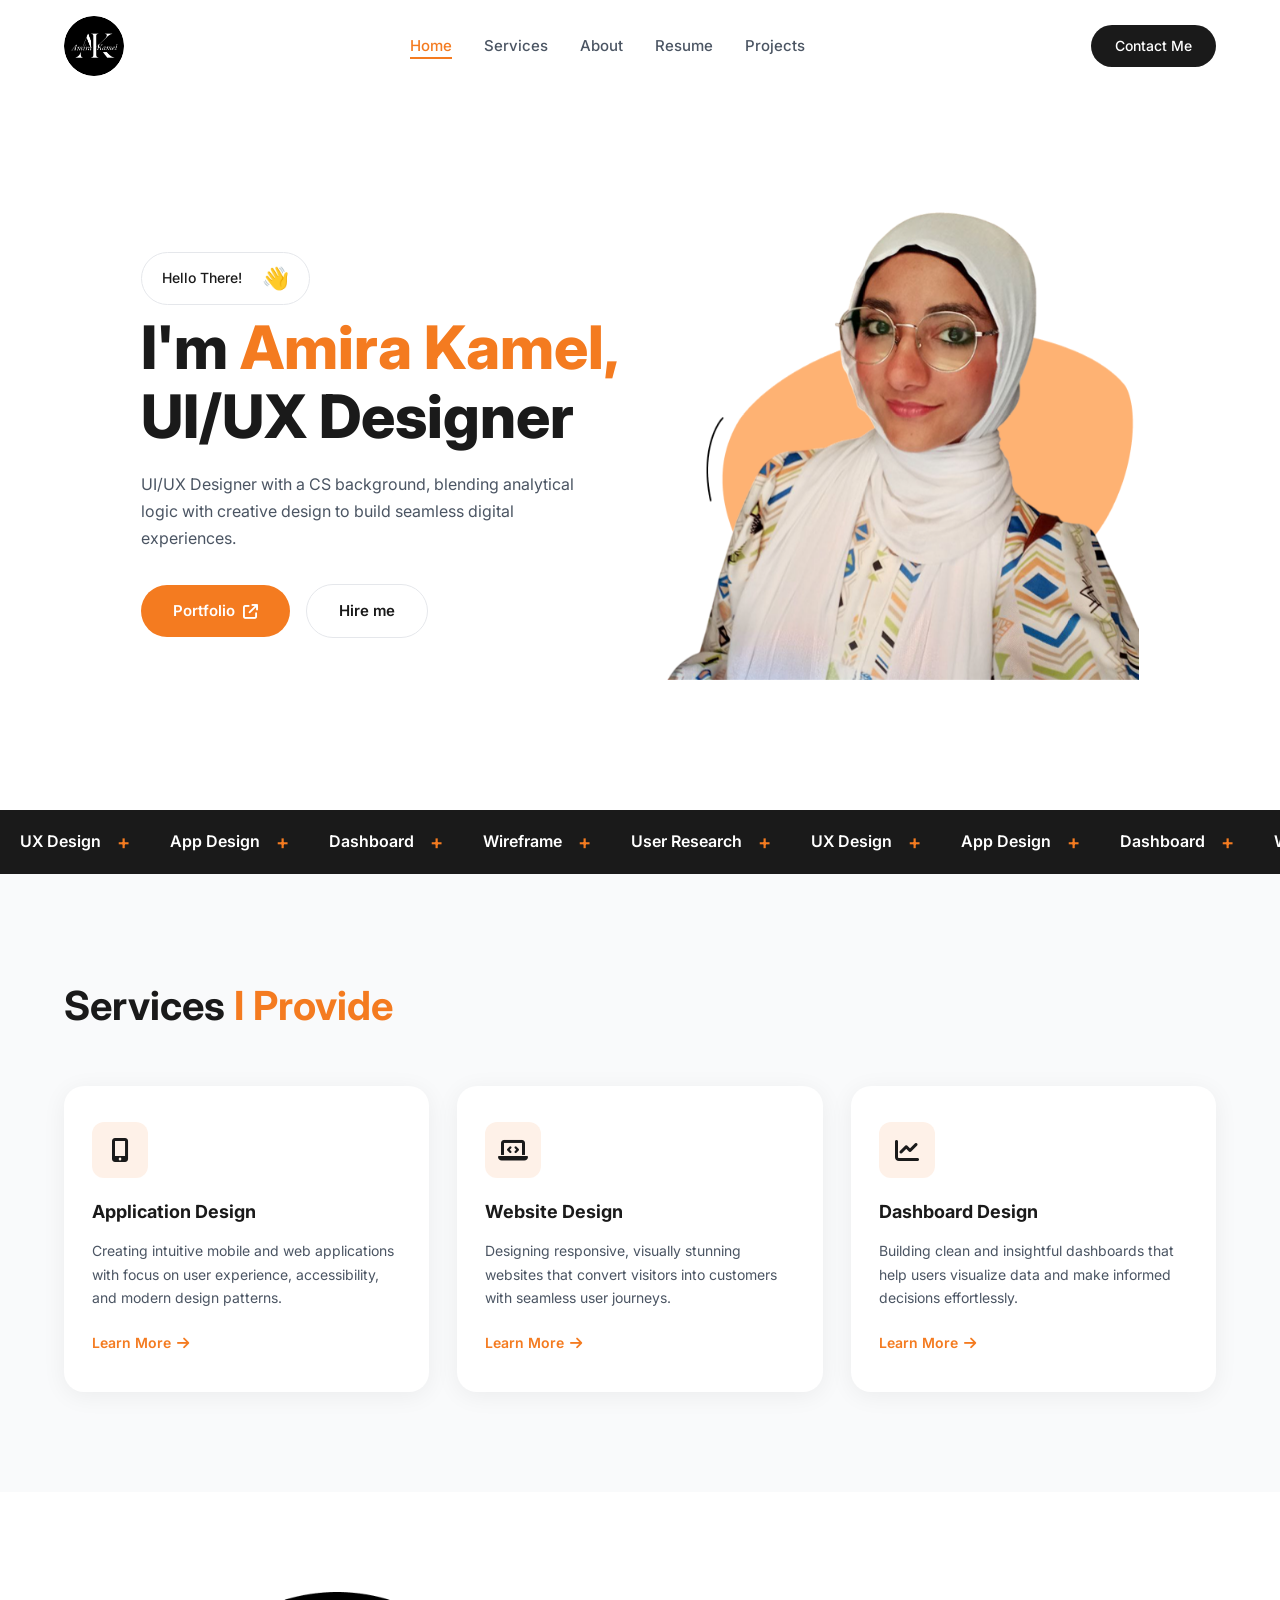
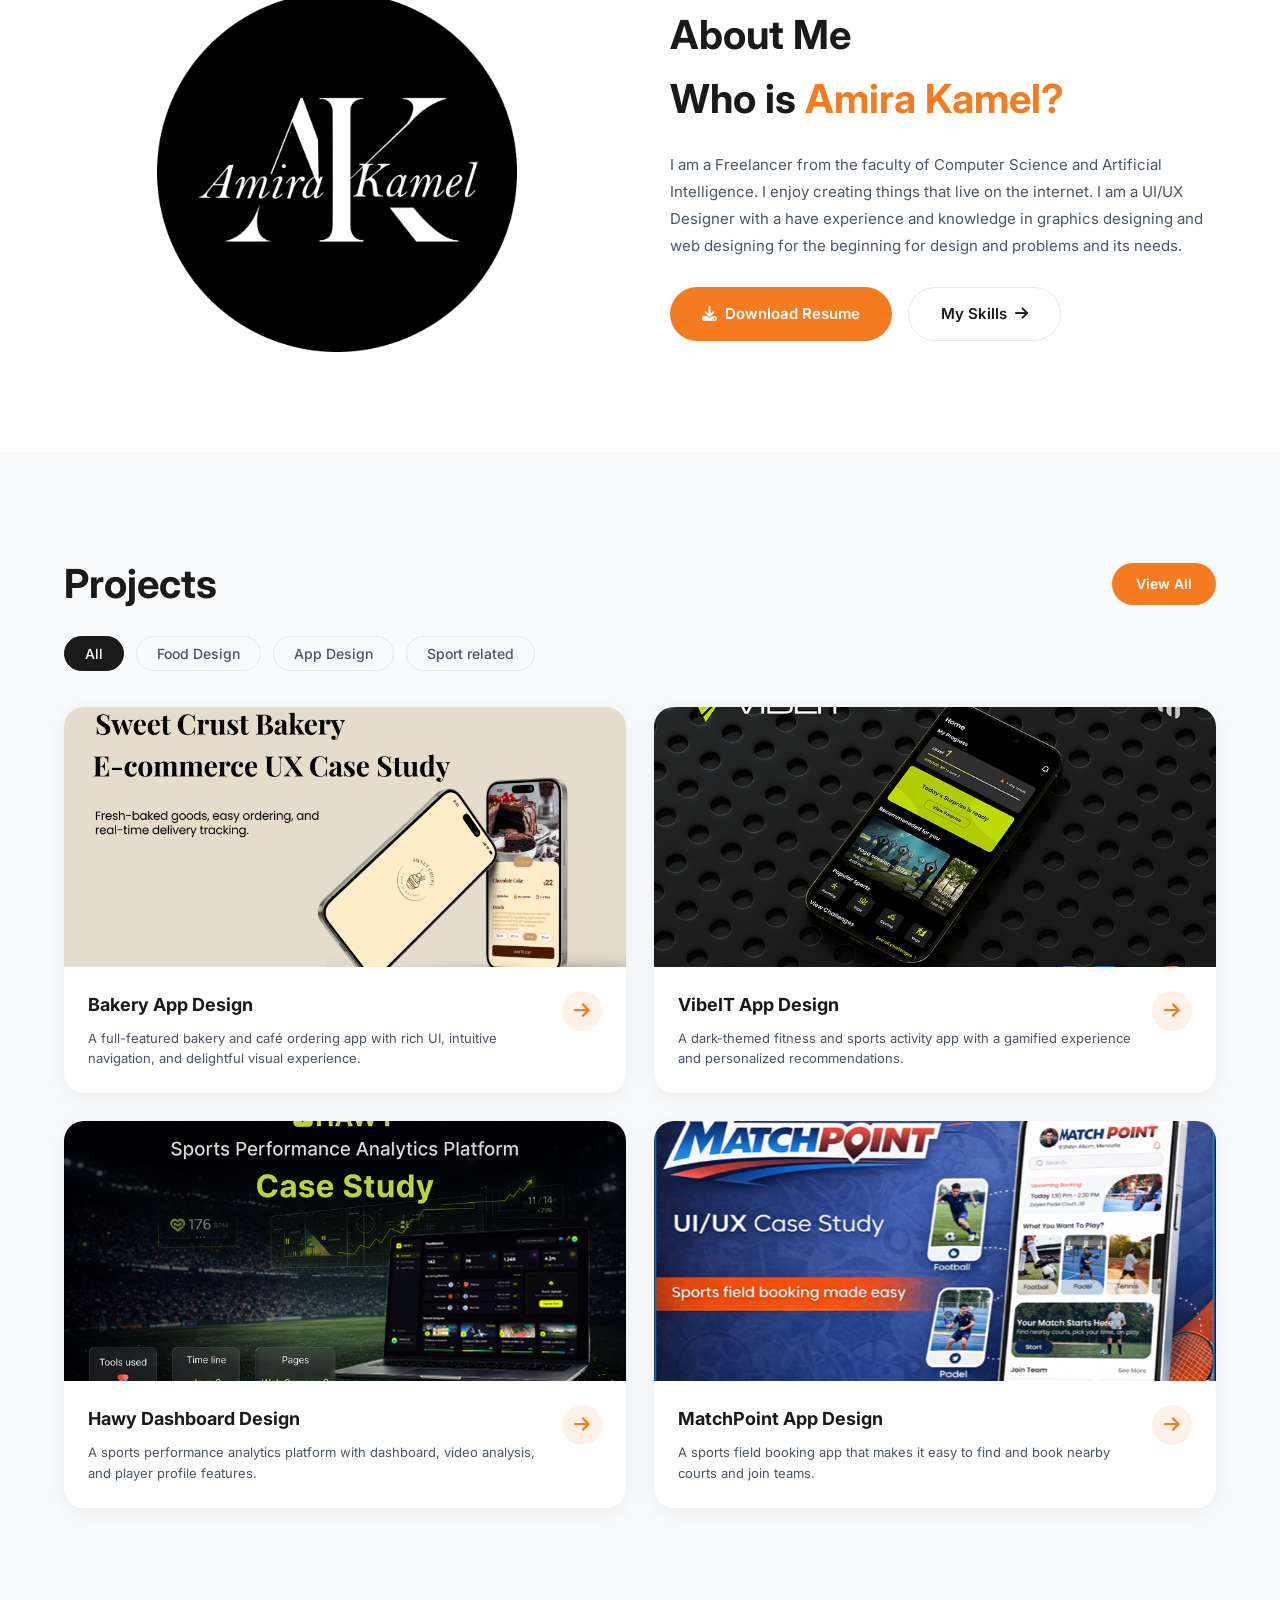
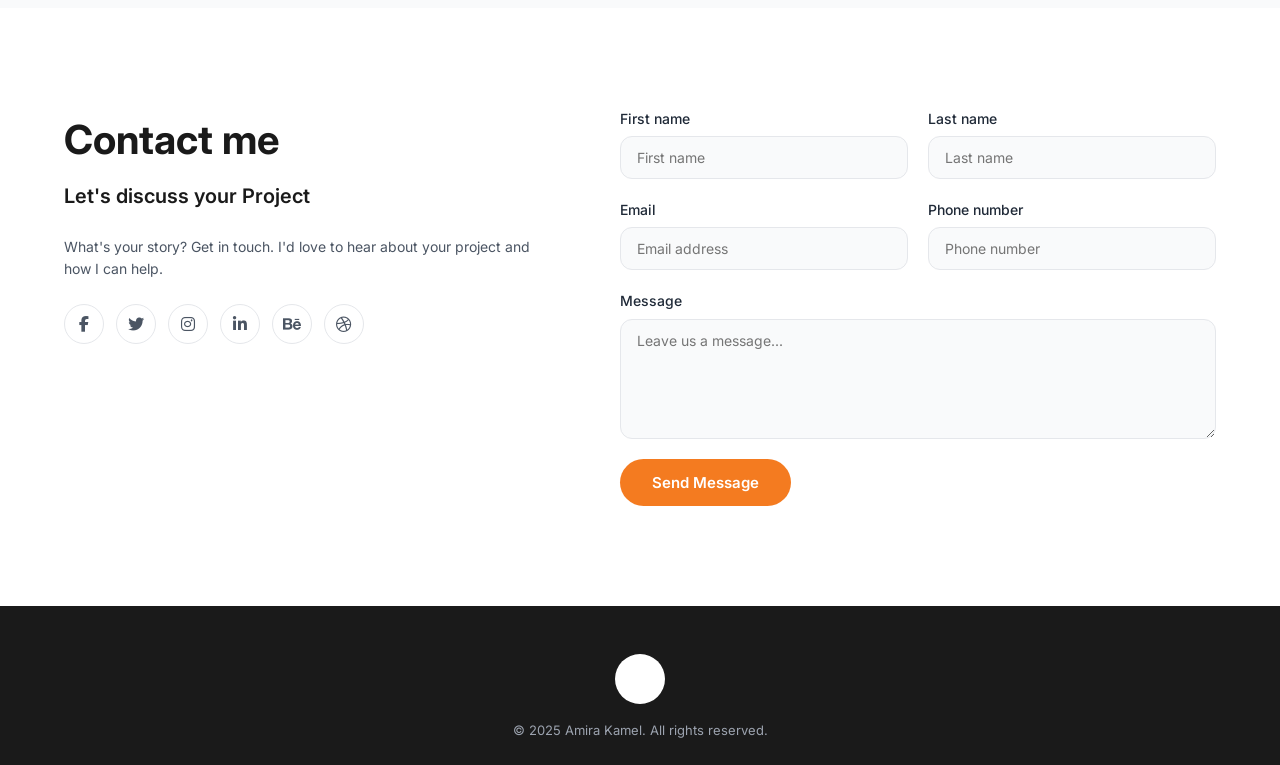
<file: Index.html>
<!DOCTYPE html>
<html lang="en">
<head>
  <meta charset="UTF-8">
  <meta name="viewport" content="width=device-width, initial-scale=1.0">
  <meta name="description" content="Amira Kamel - UI/UX Designer Portfolio. Application Design, Website Design, and Dashboard Design services.">
  <title>Amira Kamel | UI/UX Designer</title>
  <link rel="stylesheet" href="Style.css">
  <link rel="stylesheet" href="https://cdnjs.cloudflare.com/ajax/libs/font-awesome/6.5.1/css/all.min.css">
</head>
<body>
  <!-- ===== NAVBAR ===== -->
  <nav class="navbar" id="navbar">
    <div class="container">
      <a href="Index.html" class="nav-logo">
        <img src="Images/Frame 350.png" alt="Amira Kamel Logo">
      </a>
      <ul class="nav-links" id="navLinks">
        <li><a href="Index.html" class="active">Home</a></li>
        <li><a href="#services">Services</a></li>
        <li><a href="#about">About</a></li>
        <li><a href="resume.html">Resume</a></li>
        <li><a href="projects.html">Projects</a></li>
      </ul>
      <a href="#contact" class="nav-contact">Contact Me</a>
      <button class="hamburger" id="hamburger" aria-label="Toggle menu">
        <span></span><span></span><span></span>
      </button>
    </div>
  </nav>

  <!-- ===== HERO ===== -->
  <section class="hero" id="home">
    <div class="container">
      <div class="hero-content">
        <div class="hero-badge">Hello There! <span class="hero-wave">👋</span></div>
        <h1 class="hero-title">I'm <span>Amira Kamel,</span><br>UI/UX Designer</h1>
        <p class="hero-desc">UI/UX Designer with a CS background, blending analytical logic with creative design to build seamless digital experiences.</p>
        <div class="hero-btns">
          <a href="projects.html" class="btn-primary">Portfolio <i class="fas fa-arrow-up-right-from-square"></i></a>
          <a href="#contact" class="btn-secondary">Hire me</a>
        </div>
      </div>
      <div class="hero-image">
        <img src="Images/Frame 333.png" alt="Amira Kamel">
      </div>
    </div>
  </section>

  <!-- ===== SCROLL BANNER ===== -->
  <div class="scroll-banner">
    <div class="scroll-track">
      <span>UX Design</span><span>App Design</span><span>Dashboard</span><span>Wireframe</span><span>User Research</span>
      <span>UX Design</span><span>App Design</span><span>Dashboard</span><span>Wireframe</span><span>User Research</span>
    </div>
  </div>

  <!-- ===== SERVICES ===== -->
  <section class="services" id="services">
    <div class="container">
      <h2 class="section-title animate-on-scroll">Services <span>I Provide</span></h2>
      <div class="services-grid">
        <div class="service-card animate-on-scroll">
          <div class="service-icon"><i class="fas fa-mobile-alt"></i></div>
          <h3>Application Design</h3>
          <p>Creating intuitive mobile and web applications with focus on user experience, accessibility, and modern design patterns.</p>
          <a href="projects.html" class="service-link">Learn More <i class="fas fa-arrow-right"></i></a>
        </div>
        <div class="service-card animate-on-scroll">
          <div class="service-icon"><i class="fas fa-laptop-code"></i></div>
          <h3>Website Design</h3>
          <p>Designing responsive, visually stunning websites that convert visitors into customers with seamless user journeys.</p>
          <a href="projects.html" class="service-link">Learn More <i class="fas fa-arrow-right"></i></a>
        </div>
        <div class="service-card animate-on-scroll">
          <div class="service-icon"><i class="fas fa-chart-line"></i></div>
          <h3>Dashboard Design</h3>
          <p>Building clean and insightful dashboards that help users visualize data and make informed decisions effortlessly.</p>
          <a href="projects.html" class="service-link">Learn More <i class="fas fa-arrow-right"></i></a>
        </div>
      </div>
    </div>
  </section>

  <!-- ===== ABOUT ===== -->
  <section class="about" id="about">
    <div class="container">
      <div class="about-image animate-on-scroll">
        <img src="Images/Frame 350.png" alt="Amira Kamel Logo">
      </div>
      <div class="about-content animate-on-scroll">
        <h2>About Me<br>Who is <span>Amira Kamel?</span></h2>
        <p>I am a Freelancer from the faculty of Computer Science and Artificial Intelligence. I enjoy creating things that live on the internet. I am a UI/UX Designer with a have experience and knowledge in graphics designing and web designing for the beginning for design and problems and its needs.</p>
        <div class="about-btns">
          <a href="Amira_Kamel_UIUXDesigner_CV.pdf" download="My_Resume.pdf" class="btn-primary">
           <i class="fas fa-download"></i> Download Resume
          </a>
          <a href="resume.html" class="btn-secondary">My Skills <i class="fas fa-arrow-right"></i></a>
        </div>
      </div>
    </div>
  </section>

  <!-- ===== PROJECTS ===== -->
  <section class="projects" id="projects">
    <div class="container">
      <div class="projects-header">
        <h2 class="section-title animate-on-scroll" style="margin-bottom:0">Projects</h2>
        <a href="projects.html" class="view-all-btn">View All</a>
      </div>
      <div class="project-filters animate-on-scroll">
        <button class="filter-btn active" data-filter="all">All</button>
        <button class="filter-btn" data-filter="food">Food Design</button>
        <button class="filter-btn" data-filter="app">App Design</button>
        <button class="filter-btn" data-filter="sport">Sport related</button>
      </div>
      <div class="projects-grid">
        <div class="project-card animate-on-scroll" data-category="food">
          <div class="project-thumb">
            <img src="Images/Frame 354.png" alt="Bakery App Design">
          </div>
          <div class="project-info">
            <div>
              <h3>Bakery App Design</h3>
              <p>A full-featured bakery and café ordering app with rich UI, intuitive navigation, and delightful visual experience.</p>
            </div>
            <a href="https://www.behance.net/gallery/239541895/Sweet-Crust-Bakery-Mobile-E-commerce-UX-Design" class="project-arrow"><i class="fas fa-arrow-right"></i></a>
          </div>
        </div>
        <div class="project-card animate-on-scroll" data-category="app">
          <div class="project-thumb">
            <img src="Images/Frame 357.png" alt="VibeIT App Design">
          </div>
          <div class="project-info">
            <div>
              <h3>VibeIT App Design</h3>
              <p>A dark-themed fitness and sports activity app with a gamified experience and personalized recommendations.</p>
            </div>
            <a href="https://www.behance.net/gallery/244668603/VibeIt-Outdoor-Activity-UIUX-Case-Study" class="project-arrow"><i class="fas fa-arrow-right"></i></a>
          </div>
        </div>
        <div class="project-card animate-on-scroll" data-category="sport">
          <div class="project-thumb">
            <img src="Images/Frame 358.png" alt="Hawy Dashboard Design">
          </div>
          <div class="project-info">
            <div>
              <h3>Hawy Dashboard Design</h3>
              <p>A sports performance analytics platform with dashboard, video analysis, and player profile features.</p>
            </div>
            <a href="https://www.behance.net/gallery/246432505/HAWY-Sports-Performance-Analytics-Platform" class="project-arrow"><i class="fas fa-arrow-right"></i></a>
          </div>
        </div>
        <div class="project-card animate-on-scroll" data-category="sport">
          <div class="project-thumb">
            <img src="Images/Frame 359.png" alt="MatchPoint App Design">
          </div>
          <div class="project-info">
            <div>
              <h3>MatchPoint App Design</h3>
              <p>A sports field booking app that makes it easy to find and book nearby courts and join teams.</p>
            </div>
            <a href="https://www.behance.net/gallery/248251859/MatchPoint-Courts-Booking-App" class="project-arrow"><i class="fas fa-arrow-right"></i></a>
          </div>
        </div>
      </div>
    </div>
  </section>

  <!-- ===== CONTACT ===== -->
  <section class="contact" id="contact">
    <div class="container">
      <div class="contact-left animate-on-scroll">
        <h2>Contact me</h2>
        <p class="subtitle">Let's discuss your Project</p>
        <p style="color:var(--gray-600);font-size:14px;margin-bottom:16px;">What's your story? Get in touch. I'd love to hear about your project and how I can help.</p>
        <div class="contact-socials">
          <a href="#" aria-label="Facebook"><i class="fab fa-facebook-f"></i></a>
          <a href="#" aria-label="Twitter"><i class="fab fa-twitter"></i></a>
          <a href="#" aria-label="Instagram"><i class="fab fa-instagram"></i></a>
          <a href="#" aria-label="LinkedIn"><i class="fab fa-linkedin-in"></i></a>
          <a href="#" aria-label="Behance"><i class="fab fa-behance"></i></a>
          <a href="#" aria-label="Dribbble"><i class="fab fa-dribbble"></i></a>
        </div>
      </div>
      <div class="contact-right animate-on-scroll">
        <form class="contact-form" id="contactForm">
          <div class="form-group">
            <label for="firstName">First name</label>
            <input type="text" id="firstName" placeholder="First name" required>
          </div>
          <div class="form-group">
            <label for="lastName">Last name</label>
            <input type="text" id="lastName" placeholder="Last name" required>
          </div>
          <div class="form-group">
            <label for="email">Email</label>
            <input type="email" id="email" placeholder="Email address" required>
          </div>
          <div class="form-group">
            <label for="phone">Phone number</label>
            <input type="tel" id="phone" placeholder="Phone number">
          </div>
          <div class="form-group full">
            <label for="message">Message</label>
            <textarea id="message" placeholder="Leave us a message..." rows="5" required></textarea>
          </div>
          <button type="submit" class="submit-btn">Send Message</button>
        </form>
      </div>
    </div>
  </section>

  <!-- ===== FOOTER ===== -->
  <footer class="footer">
    <div class="container">
      <div class="footer-logo">
        <img src="Images/Frame 354.png" alt="Logo">
      </div>
      <p>&copy; 2025 Amira Kamel. All rights reserved.</p>
    </div>
  </footer>

  <script src="script.js"></script>
</body>
</html>
</file>
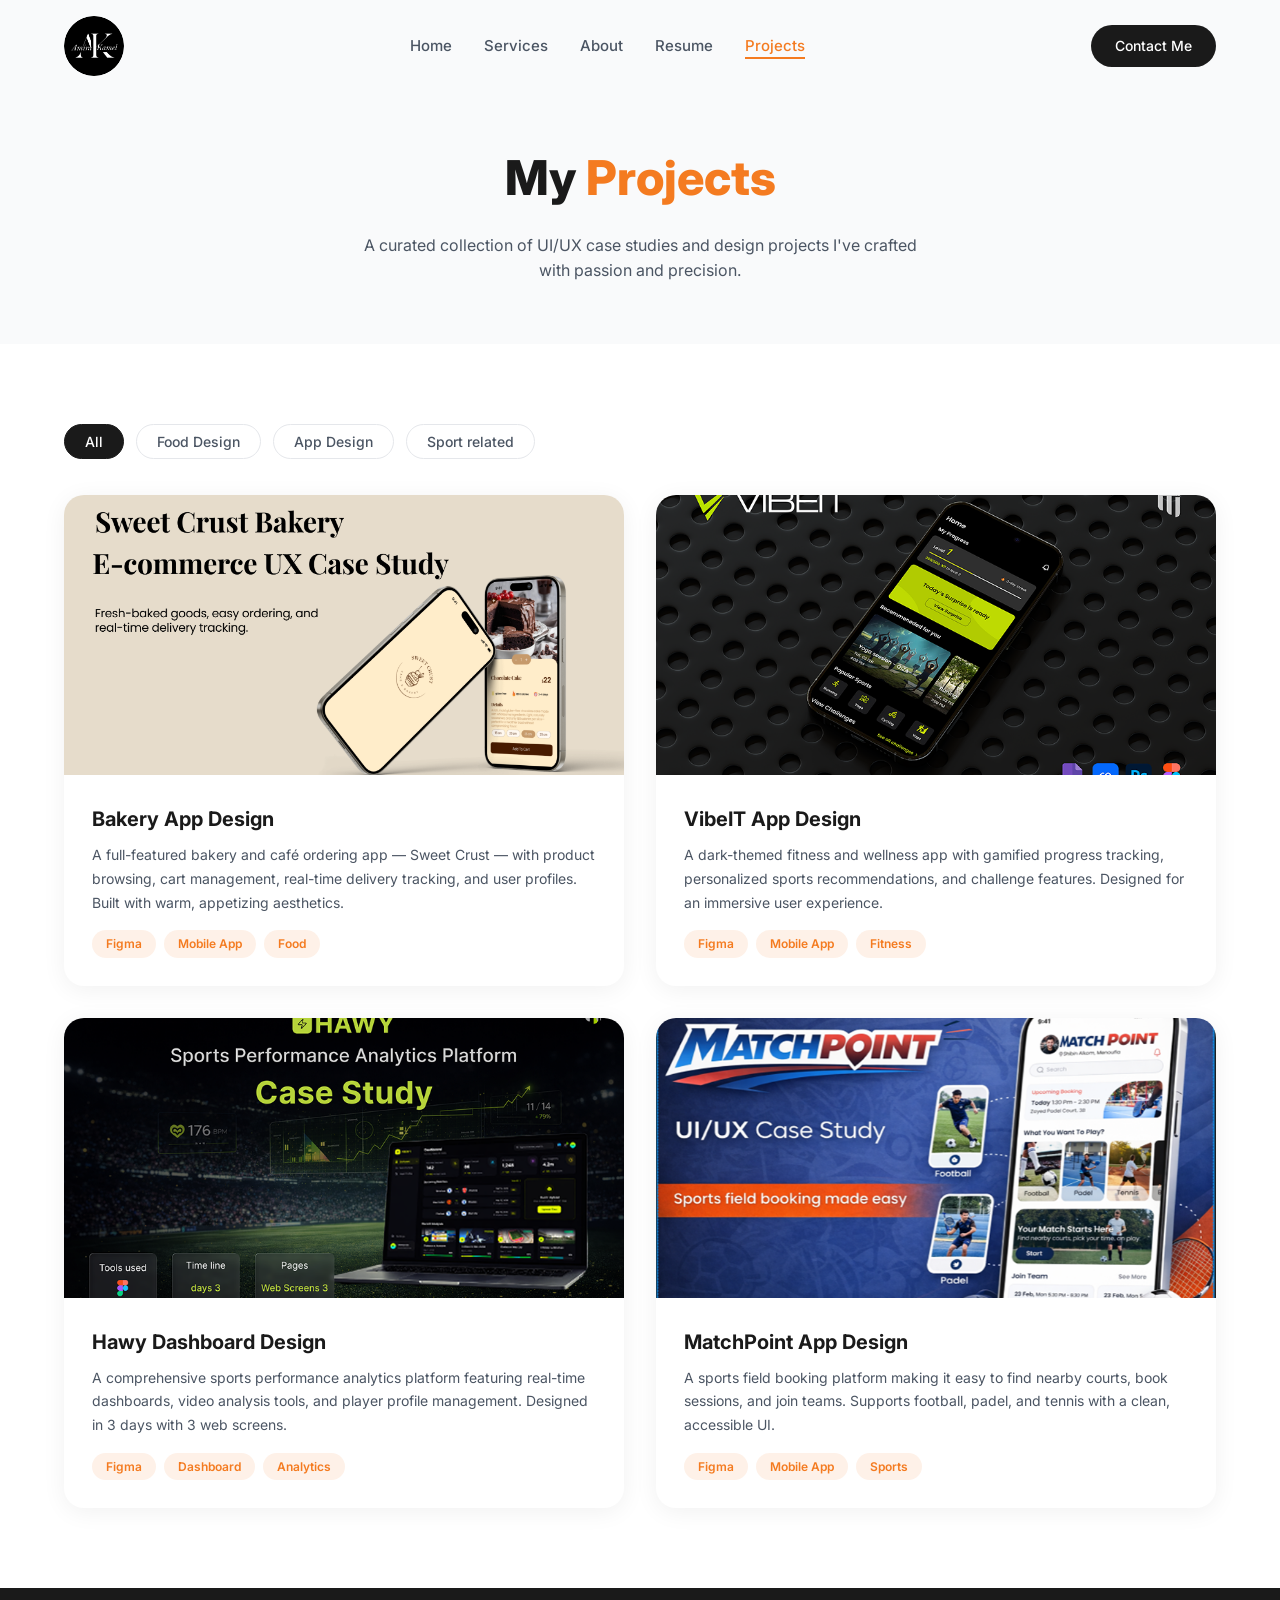
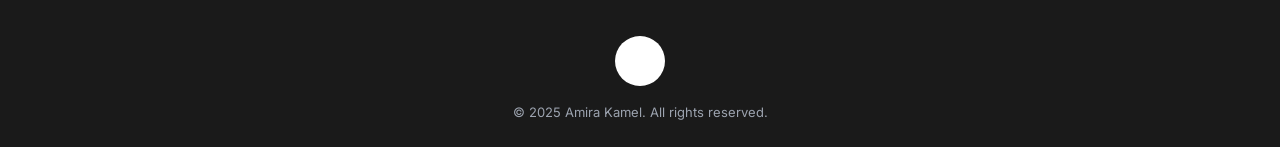
<file: projects.html>
<!DOCTYPE html>
<html lang="en">
<head>
  <meta charset="UTF-8">
  <meta name="viewport" content="width=device-width, initial-scale=1.0">
  <meta name="description" content="Amira Kamel - Portfolio Projects. Explore app designs, dashboards, and case studies.">
  <title>Projects | Amira Kamel</title>
  <link rel="stylesheet" href="Style.css">
  <link rel="stylesheet" href="https://cdnjs.cloudflare.com/ajax/libs/font-awesome/6.5.1/css/all.min.css">
</head>
<body>
  <!-- NAVBAR -->
  <nav class="navbar" id="navbar">
    <div class="container">
      <a href="Index.html" class="nav-logo">
        <img src="Images/Frame 350.png" alt="Amira Kamel Logo">
      </a>
      <ul class="nav-links" id="navLinks">
        <li><a href="Index.html">Home</a></li>
        <li><a href="Index.html#services">Services</a></li>
        <li><a href="Index.html#about">About</a></li>
        <li><a href="resume.html">Resume</a></li>
        <li><a href="projects.html" class="active">Projects</a></li>
      </ul>
      <a href="Index.html#contact" class="nav-contact">Contact Me</a>
      <button class="hamburger" id="hamburger" aria-label="Toggle menu">
        <span></span><span></span><span></span>
      </button>
    </div>
  </nav>

  <!-- PAGE HERO -->
  <section class="page-hero">
    <div class="container">
      <h1>My <span>Projects</span></h1>
      <p>A curated collection of UI/UX case studies and design projects I've crafted with passion and precision.</p>
    </div>
  </section>

  <!-- PROJECTS GRID -->
  <section class="projects-page-section">
    <div class="container">
      <div class="project-filters animate-on-scroll">
        <button class="filter-btn active" data-filter="all">All</button>
        <button class="filter-btn" data-filter="food">Food Design</button>
        <button class="filter-btn" data-filter="app">App Design</button>
        <button class="filter-btn" data-filter="sport">Sport related</button>
      </div>
      <div class="projects-page-grid">
        <div class="project-detail-card animate-on-scroll" data-category="food">
          <div class="project-detail-thumb">
            <img src="Images/Frame 354.png" alt="Bakery App Design">
          </div>
          <div class="project-detail-info">
            <h3>Bakery App Design</h3>
            <p>A full-featured bakery and café ordering app — Sweet Crust — with product browsing, cart management, real-time delivery tracking, and user profiles. Built with warm, appetizing aesthetics.</p>
            <div class="project-tags">
              <span class="project-tag">Figma</span>
              <span class="project-tag">Mobile App</span>
              <span class="project-tag">Food</span>
            </div>
          </div>
        </div>
        <div class="project-detail-card animate-on-scroll" data-category="app">
          <div class="project-detail-thumb">
            <img src="Images/Frame 357.png" alt="VibeIT App Design">
          </div>
          <div class="project-detail-info">
            <h3>VibeIT App Design</h3>
            <p>A dark-themed fitness and wellness app with gamified progress tracking, personalized sports recommendations, and challenge features. Designed for an immersive user experience.</p>
            <div class="project-tags">
              <span class="project-tag">Figma</span>
              <span class="project-tag">Mobile App</span>
              <span class="project-tag">Fitness</span>
            </div>
          </div>
        </div>
        <div class="project-detail-card animate-on-scroll" data-category="sport">
          <div class="project-detail-thumb">
            <img src="Images/Frame 358.png" alt="Hawy Dashboard">
          </div>
          <div class="project-detail-info">
            <h3>Hawy Dashboard Design</h3>
            <p>A comprehensive sports performance analytics platform featuring real-time dashboards, video analysis tools, and player profile management. Designed in 3 days with 3 web screens.</p>
            <div class="project-tags">
              <span class="project-tag">Figma</span>
              <span class="project-tag">Dashboard</span>
              <span class="project-tag">Analytics</span>
            </div>
          </div>
        </div>
        <div class="project-detail-card animate-on-scroll" data-category="sport">
          <div class="project-detail-thumb">
            <img src="Images/Frame 359.png" alt="MatchPoint App">
          </div>
          <div class="project-detail-info">
            <h3>MatchPoint App Design</h3>
            <p>A sports field booking platform making it easy to find nearby courts, book sessions, and join teams. Supports football, padel, and tennis with a clean, accessible UI.</p>
            <div class="project-tags">
              <span class="project-tag">Figma</span>
              <span class="project-tag">Mobile App</span>
              <span class="project-tag">Sports</span>
            </div>
          </div>
        </div>
      </div>
    </div>
  </section>

  <!-- FOOTER -->
  <footer class="footer">
    <div class="container">
      <div class="footer-logo">
        <img src="Images/Frame 354.png" alt="Logo">
      </div>
      <p>&copy; 2025 Amira Kamel. All rights reserved.</p>
    </div>
  </footer>

  <script src="script.js"></script>
</body>
</html>
</file>
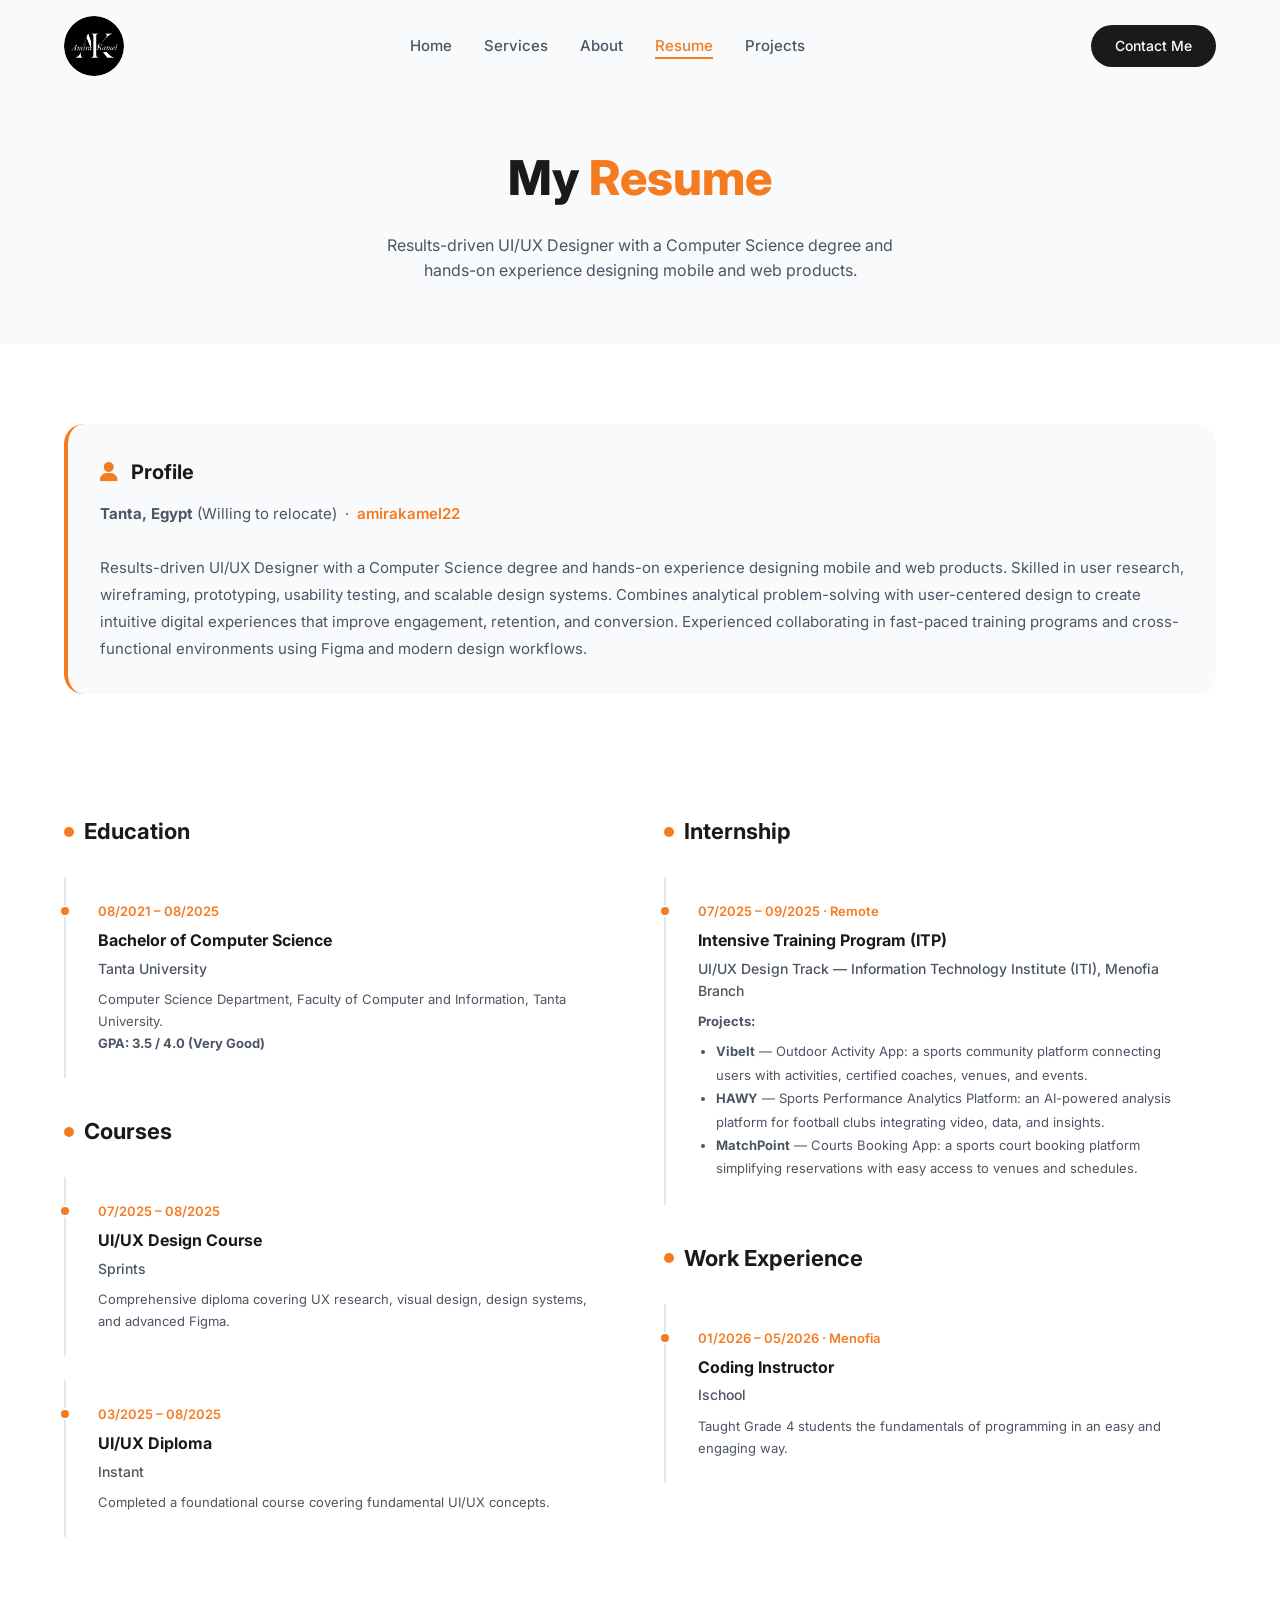
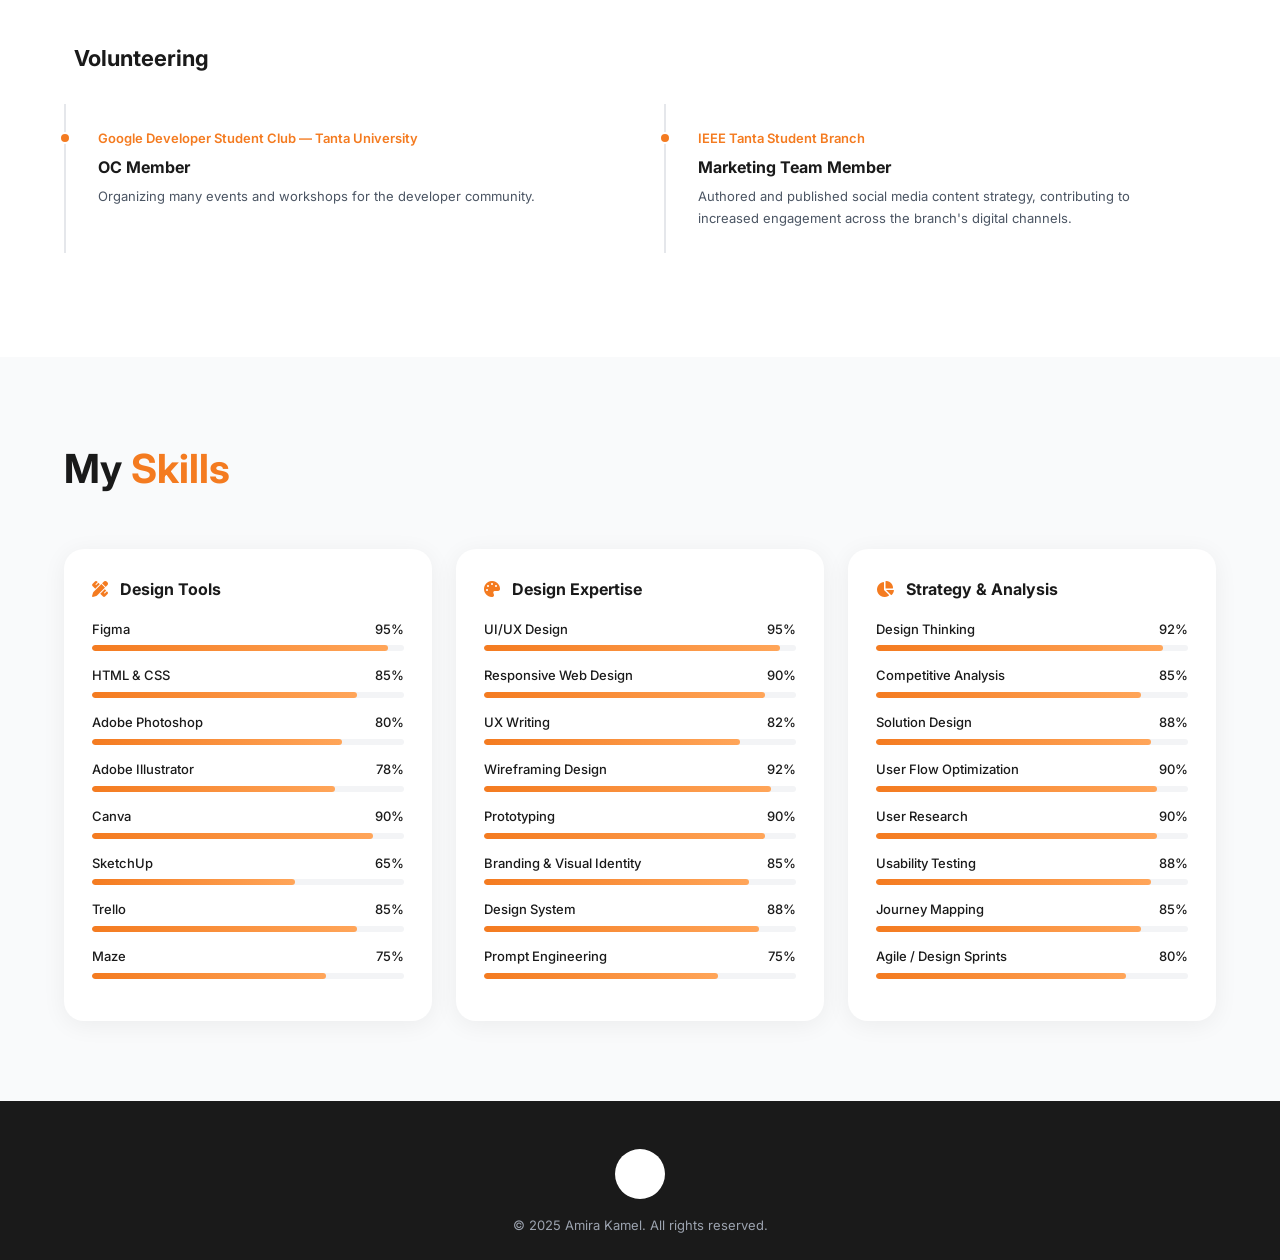
<file: resume.html>
<!DOCTYPE html>
<html lang="en">
<head>
  <meta charset="UTF-8">
  <meta name="viewport" content="width=device-width, initial-scale=1.0">
  <meta name="description" content="Amira Kamel - Resume. Education, experience, and skills in UI/UX Design.">
  <title>Resume | Amira Kamel</title>
  <link rel="stylesheet" href="Style.css">
  <link rel="stylesheet" href="https://cdnjs.cloudflare.com/ajax/libs/font-awesome/6.5.1/css/all.min.css">
</head>
<body>
  <!-- NAVBAR -->
  <nav class="navbar" id="navbar">
    <div class="container">
      <a href="Index.html" class="nav-logo">
        <img src="Images/Frame 350.png" alt="Amira Kamel Logo">
      </a>
      <ul class="nav-links" id="navLinks">
        <li><a href="Index.html">Home</a></li>
        <li><a href="Index.html#services">Services</a></li>
        <li><a href="Index.html#about">About</a></li>
        <li><a href="resume.html" class="active">Resume</a></li>
        <li><a href="projects.html">Projects</a></li>
      </ul>
      <a href="Index.html#contact" class="nav-contact">Contact Me</a>
      <button class="hamburger" id="hamburger" aria-label="Toggle menu">
        <span></span><span></span><span></span>
      </button>
    </div>
  </nav>

  <!-- PAGE HERO -->
  <section class="page-hero">
    <div class="container">
      <h1>My <span>Resume</span></h1>
      <p>Results-driven UI/UX Designer with a Computer Science degree and hands-on experience designing mobile and web products.</p>
    </div>
  </section>

  <!-- PROFILE SUMMARY -->
  <section class="resume-section" style="padding-bottom: 0;">
    <div class="container">
      <div class="profile-summary animate-on-scroll" style="background:var(--gray-50);padding:32px;border-radius:var(--radius-lg);margin-bottom:40px;border-left:4px solid var(--orange);">
        <h3 style="margin-bottom:12px;font-size:20px;"><i class="fas fa-user" style="color:var(--orange);margin-right:8px;"></i> Profile</h3>
        <p style="color:var(--gray-600);font-size:15px;line-height:1.8;">
          <strong>Tanta, Egypt</strong> (Willing to relocate) &nbsp;·&nbsp; <a href="https://www.behance.net/amirakamel22" target="_blank" style="color:var(--orange);font-weight:600;">amirakamel22</a><br><br>
          Results-driven UI/UX Designer with a Computer Science degree and hands-on experience designing mobile and web products. Skilled in user research, wireframing, prototyping, usability testing, and scalable design systems. Combines analytical problem-solving with user-centered design to create intuitive digital experiences that improve engagement, retention, and conversion. Experienced collaborating in fast-paced training programs and cross-functional environments using Figma and modern design workflows.
        </p>
      </div>
    </div>
  </section>

  <!-- EDUCATION & INTERNSHIP -->
  <section class="resume-section">
    <div class="container">
      <div class="resume-grid">
        <!-- Education -->
        <div class="resume-col animate-on-scroll">
          <h3><span class="dot"></span> Education</h3>
          <div class="timeline-item">
            <div class="timeline-date">08/2021 – 08/2025</div>
            <h4>Bachelor of Computer Science</h4>
            <h5>Tanta University</h5>
            <p>Computer Science Department, Faculty of Computer and Information, Tanta University.<br><strong>GPA: 3.5 / 4.0 (Very Good)</strong></p>
          </div>
          <h3 style="margin-top:36px;"><span class="dot"></span> Courses</h3>
          <div class="timeline-item">
            <div class="timeline-date">07/2025 – 08/2025</div>
            <h4>UI/UX Design Course</h4>
            <h5>Sprints</h5>
            <p>Comprehensive diploma covering UX research, visual design, design systems, and advanced Figma.</p>
          </div>
          <div class="timeline-item">
            <div class="timeline-date">03/2025 – 08/2025</div>
            <h4>UI/UX Diploma</h4>
            <h5>Instant</h5>
            <p>Completed a foundational course covering fundamental UI/UX concepts.</p>
          </div>
        </div>

        <!-- Internship & Work Experience -->
        <div class="resume-col animate-on-scroll">
          <h3><span class="dot"></span> Internship</h3>
          <div class="timeline-item">
            <div class="timeline-date">07/2025 – 09/2025 · Remote</div>
            <h4>Intensive Training Program (ITP)</h4>
            <h5>UI/UX Design Track — Information Technology Institute (ITI), Menofia Branch</h5>
            <p><strong>Projects:</strong></p>
            <ul style="margin-top:8px;padding-left:18px;list-style:disc;color:var(--gray-600);font-size:13px;line-height:1.8;">
              <li><strong>VibeIt</strong> — Outdoor Activity App: a sports community platform connecting users with activities, certified coaches, venues, and events.</li>
              <li><strong>HAWY</strong> — Sports Performance Analytics Platform: an AI-powered analysis platform for football clubs integrating video, data, and insights.</li>
              <li><strong>MatchPoint</strong> — Courts Booking App: a sports court booking platform simplifying reservations with easy access to venues and schedules.</li>
            </ul>
          </div>

          <h3 style="margin-top:36px;"><span class="dot"></span> Work Experience</h3>
          <div class="timeline-item">
            <div class="timeline-date">01/2026 – 05/2026 · Menofia</div>
            <h4>Coding Instructor</h4>
            <h5>Ischool</h5>
            <p>Taught Grade 4 students the fundamentals of programming in an easy and engaging way.</p>
          </div>
        </div>
      </div>
    </div>
  </section>

  <!-- VOLUNTEERING -->
  <section class="resume-section" style="padding-top:0;">
    <div class="container">
      <h3 class="animate-on-scroll" style="font-size:22px;font-weight:700;margin-bottom:28px;display:flex;align-items:center;gap:10px;">
        <span class="dot"></span> Volunteering
      </h3>
      <div class="resume-grid">
        <div class="timeline-item animate-on-scroll" style="border-left:2px solid var(--gray-200);">
          <div class="timeline-date">Google Developer Student Club — Tanta University</div>
          <h4>OC Member</h4>
          <p>Organizing many events and workshops for the developer community.</p>
        </div>
        <div class="timeline-item animate-on-scroll" style="border-left:2px solid var(--gray-200);">
          <div class="timeline-date">IEEE Tanta Student Branch</div>
          <h4>Marketing Team Member</h4>
          <p>Authored and published social media content strategy, contributing to increased engagement across the branch's digital channels.</p>
        </div>
      </div>
    </div>
  </section>

  <!-- SKILLS -->
  <section class="skills-section">
    <div class="container">
      <h2 class="section-title animate-on-scroll">My <span>Skills</span></h2>
      <div class="skills-grid">
        <div class="skill-card animate-on-scroll">
          <h4><i class="fas fa-pen-ruler" style="color:var(--orange);margin-right:8px;"></i> Design Tools</h4>
          <div class="skill-bar">
            <div class="skill-bar-header"><span>Figma</span><span>95%</span></div>
            <div class="skill-bar-track"><div class="skill-bar-fill" data-width="95"></div></div>
          </div>
          <div class="skill-bar">
            <div class="skill-bar-header"><span>HTML & CSS</span><span>85%</span></div>
            <div class="skill-bar-track"><div class="skill-bar-fill" data-width="85"></div></div>
          </div>
          <div class="skill-bar">
            <div class="skill-bar-header"><span>Adobe Photoshop</span><span>80%</span></div>
            <div class="skill-bar-track"><div class="skill-bar-fill" data-width="80"></div></div>
          </div>
          <div class="skill-bar">
            <div class="skill-bar-header"><span>Adobe Illustrator</span><span>78%</span></div>
            <div class="skill-bar-track"><div class="skill-bar-fill" data-width="78"></div></div>
          </div>
          <div class="skill-bar">
            <div class="skill-bar-header"><span>Canva</span><span>90%</span></div>
            <div class="skill-bar-track"><div class="skill-bar-fill" data-width="90"></div></div>
          </div>
          <div class="skill-bar">
            <div class="skill-bar-header"><span>SketchUp</span><span>65%</span></div>
            <div class="skill-bar-track"><div class="skill-bar-fill" data-width="65"></div></div>
          </div>
          <div class="skill-bar">
            <div class="skill-bar-header"><span>Trello</span><span>85%</span></div>
            <div class="skill-bar-track"><div class="skill-bar-fill" data-width="85"></div></div>
          </div>
          <div class="skill-bar">
            <div class="skill-bar-header"><span>Maze</span><span>75%</span></div>
            <div class="skill-bar-track"><div class="skill-bar-fill" data-width="75"></div></div>
          </div>
        </div>
        <div class="skill-card animate-on-scroll">
          <h4><i class="fas fa-palette" style="color:var(--orange);margin-right:8px;"></i> Design Expertise</h4>
          <div class="skill-bar">
            <div class="skill-bar-header"><span>UI/UX Design</span><span>95%</span></div>
            <div class="skill-bar-track"><div class="skill-bar-fill" data-width="95"></div></div>
          </div>
          <div class="skill-bar">
            <div class="skill-bar-header"><span>Responsive Web Design</span><span>90%</span></div>
            <div class="skill-bar-track"><div class="skill-bar-fill" data-width="90"></div></div>
          </div>
          <div class="skill-bar">
            <div class="skill-bar-header"><span>UX Writing</span><span>82%</span></div>
            <div class="skill-bar-track"><div class="skill-bar-fill" data-width="82"></div></div>
          </div>
          <div class="skill-bar">
            <div class="skill-bar-header"><span>Wireframing Design</span><span>92%</span></div>
            <div class="skill-bar-track"><div class="skill-bar-fill" data-width="92"></div></div>
          </div>
          <div class="skill-bar">
            <div class="skill-bar-header"><span>Prototyping</span><span>90%</span></div>
            <div class="skill-bar-track"><div class="skill-bar-fill" data-width="90"></div></div>
          </div>
          <div class="skill-bar">
            <div class="skill-bar-header"><span>Branding & Visual Identity</span><span>85%</span></div>
            <div class="skill-bar-track"><div class="skill-bar-fill" data-width="85"></div></div>
          </div>
          <div class="skill-bar">
            <div class="skill-bar-header"><span>Design System</span><span>88%</span></div>
            <div class="skill-bar-track"><div class="skill-bar-fill" data-width="88"></div></div>
          </div>
          <div class="skill-bar">
            <div class="skill-bar-header"><span>Prompt Engineering</span><span>75%</span></div>
            <div class="skill-bar-track"><div class="skill-bar-fill" data-width="75"></div></div>
          </div>
        </div>
        <div class="skill-card animate-on-scroll">
          <h4><i class="fas fa-chart-pie" style="color:var(--orange);margin-right:8px;"></i> Strategy & Analysis</h4>
          <div class="skill-bar">
            <div class="skill-bar-header"><span>Design Thinking</span><span>92%</span></div>
            <div class="skill-bar-track"><div class="skill-bar-fill" data-width="92"></div></div>
          </div>
          <div class="skill-bar">
            <div class="skill-bar-header"><span>Competitive Analysis</span><span>85%</span></div>
            <div class="skill-bar-track"><div class="skill-bar-fill" data-width="85"></div></div>
          </div>
          <div class="skill-bar">
            <div class="skill-bar-header"><span>Solution Design</span><span>88%</span></div>
            <div class="skill-bar-track"><div class="skill-bar-fill" data-width="88"></div></div>
          </div>
          <div class="skill-bar">
            <div class="skill-bar-header"><span>User Flow Optimization</span><span>90%</span></div>
            <div class="skill-bar-track"><div class="skill-bar-fill" data-width="90"></div></div>
          </div>
          <div class="skill-bar">
            <div class="skill-bar-header"><span>User Research</span><span>90%</span></div>
            <div class="skill-bar-track"><div class="skill-bar-fill" data-width="90"></div></div>
          </div>
          <div class="skill-bar">
            <div class="skill-bar-header"><span>Usability Testing</span><span>88%</span></div>
            <div class="skill-bar-track"><div class="skill-bar-fill" data-width="88"></div></div>
          </div>
          <div class="skill-bar">
            <div class="skill-bar-header"><span>Journey Mapping</span><span>85%</span></div>
            <div class="skill-bar-track"><div class="skill-bar-fill" data-width="85"></div></div>
          </div>
          <div class="skill-bar">
            <div class="skill-bar-header"><span>Agile / Design Sprints</span><span>80%</span></div>
            <div class="skill-bar-track"><div class="skill-bar-fill" data-width="80"></div></div>
          </div>
        </div>
      </div>
    </div>
  </section>

  <!-- FOOTER -->
  <footer class="footer">
    <div class="container">
      <div class="footer-logo">
        <img src="Images/Frame 354.png" alt="Logo">
      </div>
      <p>&copy; 2025 Amira Kamel. All rights reserved.</p>
    </div>
  </footer>

  <script src="script.js"></script>
</body>
</html>
</file>
<file: Style.css>
@import url('https://fonts.googleapis.com/css2?family=Inter:wght@300;400;500;600;700;800;900&display=swap');

/* ===== CSS RESET & VARIABLES ===== */
*, *::before, *::after { margin: 0; padding: 0; box-sizing: border-box; }

:root {
  --orange: #F47B20;
  --orange-light: #FFA559;
  --black: #1A1A1A;
  --white: #FFFFFF;
  --gray-50: #F9FAFB;
  --gray-100: #F3F4F6;
  --gray-200: #E5E7EB;
  --gray-400: #9CA3AF;
  --gray-600: #4B5563;
  --gray-800: #1F2937;
  --radius: 12px;
  --radius-lg: 20px;
  --radius-full: 50px;
  --shadow: 0 4px 24px rgba(0,0,0,0.06);
  --shadow-lg: 0 12px 40px rgba(0,0,0,0.1);
  --transition: all 0.3s cubic-bezier(0.4, 0, 0.2, 1);
}

html { scroll-behavior: smooth; }

body {
  font-family: 'Inter', sans-serif;
  color: var(--black);
  background: var(--white);
  line-height: 1.6;
  overflow-x: hidden;
}

a { text-decoration: none; color: inherit; }
ul { list-style: none; }
img { max-width: 100%; display: block; }
button { cursor: pointer; border: none; font-family: inherit; }

.container { max-width: 1200px; margin: 0 auto; padding: 0 24px; }

/* ===== ANIMATIONS ===== */
@keyframes fadeInUp {
  from { opacity: 0; transform: translateY(30px); }
  to { opacity: 1; transform: translateY(0); }
}
@keyframes fadeInLeft {
  from { opacity: 0; transform: translateX(-30px); }
  to { opacity: 1; transform: translateX(0); }
}
@keyframes fadeInRight {
  from { opacity: 0; transform: translateX(30px); }
  to { opacity: 1; transform: translateX(0); }
}
@keyframes float {
  0%, 100% { transform: translateY(0); }
  50% { transform: translateY(-10px); }
}
@keyframes scroll {
  0% { transform: translateX(0); }
  100% { transform: translateX(-50%); }
}
@keyframes pulse {
  0%, 100% { transform: scale(1); }
  50% { transform: scale(1.05); }
}
@keyframes slideDown {
  from { opacity: 0; transform: translateY(-10px); }
  to { opacity: 1; transform: translateY(0); }
}

.animate-on-scroll {
  opacity: 0;
  transform: translateY(30px);
  transition: opacity 0.6s ease, transform 0.6s ease;
}
.animate-on-scroll.visible {
  opacity: 1;
  transform: translateY(0);
}

/* ===== NAVBAR ===== */
.navbar {
  position: fixed;
  top: 0;
  left: 0;
  width: 100%;
  z-index: 1000;
  padding: 16px 0;
  transition: var(--transition);
  background: transparent;
}
.navbar.scrolled {
  background: rgba(255,255,255,0.95);
  backdrop-filter: blur(12px);
  box-shadow: 0 2px 20px rgba(0,0,0,0.06);
  padding: 10px 0;
}
.navbar .container {
  display: flex;
  align-items: center;
  justify-content: space-between;
}
.nav-logo img {
  width: 60px;
  height: 60px;
  border-radius: 50%;
  object-fit: cover;
  transition: var(--transition);
}
.nav-logo img:hover { transform: scale(1.05); }
.nav-links {
  display: flex;
  align-items: center;
  gap: 32px;
}
.nav-links a {
  font-size: 15px;
  font-weight: 500;
  color: var(--gray-600);
  position: relative;
  transition: var(--transition);
}
.nav-links a::after {
  content: '';
  position: absolute;
  bottom: -4px;
  left: 0;
  width: 0;
  height: 2px;
  background: var(--orange);
  transition: var(--transition);
}
.nav-links a:hover, .nav-links a.active {
  color: var(--orange);
}
.nav-links a:hover::after, .nav-links a.active::after {
  width: 100%;
}
.nav-contact {
  padding: 10px 24px;
  background: var(--black);
  color: var(--white);
  border-radius: var(--radius-full);
  font-size: 14px;
  font-weight: 500;
  transition: var(--transition);
}
.nav-contact:hover {
  background: var(--orange);
  transform: translateY(-2px);
}
.hamburger {
  display: none;
  flex-direction: column;
  gap: 5px;
  background: none;
  padding: 4px;
}
.hamburger span {
  width: 24px;
  height: 2px;
  background: var(--black);
  transition: var(--transition);
}

/* ===== HERO ===== */
.hero {
  padding: 140px 0 60px;
  position: relative;
  overflow: hidden;
  min-height: 90vh;
  display: flex;
  align-items: center;
}
.hero .container {
  display: flex;
  align-items: center;
  justify-content: space-between;
  gap: 40px;
}
.hero-content {
  flex: 1;
  animation: fadeInLeft 0.8s ease forwards;
}
.hero-badge {
  display: inline-flex;
  align-items: center;
  gap: 8px;
  padding: 8px 20px;
  border: 1.5px solid var(--gray-200);
  border-radius: var(--radius-full);
  font-size: 14px;
  font-weight: 500;
  margin-bottom: 8px;
}
.hero-wave {
  color: var(--orange);
  font-size: 22px;
  display: inline-block;
  animation: float 2s ease-in-out infinite;
  margin-left: 12px;
}
.hero-title {
  font-size: clamp(36px, 5vw, 60px);
  font-weight: 800;
  line-height: 1.15;
  margin-bottom: 20px;
}
.hero-title span { color: var(--orange); }
.hero-desc {
  font-size: 16px;
  color: var(--gray-600);
  max-width: 460px;
  margin-bottom: 32px;
  line-height: 1.7;
}
.hero-btns {
  display: flex;
  gap: 16px;
  align-items: center;
}
.btn-primary {
  display: inline-flex;
  align-items: center;
  gap: 8px;
  padding: 14px 32px;
  background: var(--orange);
  color: var(--white);
  border-radius: var(--radius-full);
  font-weight: 600;
  font-size: 15px;
  transition: var(--transition);
}
.btn-primary:hover {
  background: #e06a10;
  transform: translateY(-2px);
  box-shadow: 0 8px 25px rgba(244,123,32,0.35);
}
.btn-secondary {
  display: inline-flex;
  align-items: center;
  gap: 8px;
  padding: 14px 32px;
  background: transparent;
  color: var(--black);
  border: 1.5px solid var(--gray-200);
  border-radius: var(--radius-full);
  font-weight: 600;
  font-size: 15px;
  transition: var(--transition);
}
.btn-secondary:hover {
  border-color: var(--orange);
  color: var(--orange);
  transform: translateY(-2px);
}
.hero-image {
  flex: 1;
  display: flex;
  justify-content: center;
  position: relative;
  animation: fadeInRight 0.8s ease forwards;
}
.hero-image img {
  width: 100%;
  max-width: 480px;
  position: relative;
  z-index: 2;
}

/* ===== SCROLLING BANNER ===== */
.scroll-banner {
  background: var(--black);
  padding: 16px 0;
  overflow: hidden;
  position: relative;
}
.scroll-track {
  display: flex;
  animation: scroll 20s linear infinite;
  width: max-content;
}
.scroll-track span {
  color: var(--white);
  font-size: 16px;
  font-weight: 600;
  white-space: nowrap;
  padding: 0 20px;
  display: flex;
  align-items: center;
  gap: 16px;
}
.scroll-track span::after {
  content: '+';
  color: var(--orange);
  font-size: 20px;
}

/* ===== SERVICES ===== */
.services {
  padding: 100px 0;
  background: var(--gray-50);
}
.section-title {
  font-size: clamp(28px, 3.5vw, 40px);
  font-weight: 700;
  margin-bottom: 48px;
}
.section-title span { color: var(--orange); }
.services-grid {
  display: grid;
  grid-template-columns: repeat(auto-fit, minmax(300px, 1fr));
  gap: 28px;
}
.service-card {
  background: var(--white);
  padding: 36px 28px;
  border-radius: var(--radius-lg);
  box-shadow: var(--shadow);
  transition: var(--transition);
  position: relative;
  overflow: hidden;
}
.service-card::before {
  content: '';
  position: absolute;
  top: 0;
  left: 0;
  width: 100%;
  height: 3px;
  background: var(--orange);
  transform: scaleX(0);
  transform-origin: left;
  transition: var(--transition);
}
.service-card:hover::before { transform: scaleX(1); }
.service-card:hover {
  transform: translateY(-6px);
  box-shadow: var(--shadow-lg);
}
.service-icon {
  width: 56px;
  height: 56px;
  background: rgba(244,123,32,0.1);
  border-radius: var(--radius);
  display: flex;
  align-items: center;
  justify-content: center;
  margin-bottom: 20px;
  font-size: 24px;
}
.service-card h3 {
  font-size: 18px;
  font-weight: 700;
  margin-bottom: 12px;
}
.service-card p {
  font-size: 14px;
  color: var(--gray-600);
  line-height: 1.7;
  margin-bottom: 20px;
}
.service-link {
  font-size: 14px;
  font-weight: 600;
  color: var(--orange);
  display: inline-flex;
  align-items: center;
  gap: 6px;
  transition: var(--transition);
}
.service-link:hover { gap: 10px; }

/* ===== ABOUT ===== */
.about {
  padding: 100px 0;
}
.about .container {
  display: flex;
  align-items: center;
  gap: 60px;
}
.about-image {
  flex: 1;
  display: flex;
  justify-content: center;
}
.about-image img {
  width: 100%;
  max-width: 360px;
  border-radius: var(--radius-lg);
}
.about-content { flex: 1; }
.about-content h2 {
  font-size: clamp(28px, 3.5vw, 40px);
  font-weight: 700;
  margin-bottom: 20px;
}
.about-content h2 span { color: var(--orange); }
.about-content p {
  font-size: 15px;
  color: var(--gray-600);
  line-height: 1.8;
  margin-bottom: 28px;
}
.about-btns {
  display: flex;
  gap: 16px;
  flex-wrap: wrap;
}

/* ===== PROJECTS ===== */
.projects {
  padding: 100px 0;
  background: var(--gray-50);
}
.projects-header {
  display: flex;
  align-items: center;
  justify-content: space-between;
  margin-bottom: 20px;
  flex-wrap: wrap;
  gap: 16px;
}
.view-all-btn {
  padding: 10px 24px;
  background: var(--orange);
  color: var(--white);
  border-radius: var(--radius-full);
  font-weight: 600;
  font-size: 14px;
  transition: var(--transition);
}
.view-all-btn:hover {
  background: #e06a10;
  transform: translateY(-2px);
}
.project-filters {
  display: flex;
  gap: 12px;
  margin-bottom: 36px;
  flex-wrap: wrap;
}
.filter-btn {
  padding: 8px 20px;
  background: transparent;
  border: 1.5px solid var(--gray-200);
  border-radius: var(--radius-full);
  font-size: 14px;
  font-weight: 500;
  transition: var(--transition);
  color: var(--gray-600);
}
.filter-btn.active, .filter-btn:hover {
  background: var(--black);
  color: var(--white);
  border-color: var(--black);
}
.projects-grid {
  display: grid;
  grid-template-columns: repeat(2, 1fr);
  gap: 28px;
}
.project-card {
  background: var(--white);
  border-radius: var(--radius-lg);
  overflow: hidden;
  box-shadow: var(--shadow);
  transition: var(--transition);
}
.project-card:hover {
  transform: translateY(-6px);
  box-shadow: var(--shadow-lg);
}
.project-thumb {
  width: 100%;
  height: 260px;
  overflow: hidden;
  position: relative;
}
.project-thumb img {
  width: 100%;
  height: 100%;
  object-fit: cover;
  transition: var(--transition);
}
.project-card:hover .project-thumb img {
  transform: scale(1.05);
}
.project-info {
  padding: 24px;
  display: flex;
  justify-content: space-between;
  align-items: flex-start;
  gap: 16px;
}
.project-info h3 {
  font-size: 18px;
  font-weight: 700;
  margin-bottom: 8px;
}
.project-info p {
  font-size: 13px;
  color: var(--gray-600);
  line-height: 1.6;
}
.project-arrow {
  width: 40px;
  height: 40px;
  min-width: 40px;
  background: rgba(244,123,32,0.1);
  border-radius: 50%;
  display: flex;
  align-items: center;
  justify-content: center;
  color: var(--orange);
  transition: var(--transition);
  font-size: 18px;
}
.project-card:hover .project-arrow {
  background: var(--orange);
  color: var(--white);
}

/* ===== CONTACT ===== */
.contact {
  padding: 100px 0;
}
.contact .container {
  display: flex;
  gap: 60px;
  align-items: flex-start;
}
.contact-left { flex: 1; }
.contact-left h2 {
  font-size: clamp(28px, 3.5vw, 40px);
  font-weight: 700;
  margin-bottom: 8px;
}
.contact-left .subtitle {
  font-size: 20px;
  font-weight: 600;
  margin-bottom: 24px;
}
.contact-socials {
  display: flex;
  gap: 12px;
  margin-top: 24px;
}
.contact-socials a {
  width: 40px;
  height: 40px;
  border-radius: 50%;
  border: 1.5px solid var(--gray-200);
  display: flex;
  align-items: center;
  justify-content: center;
  font-size: 16px;
  transition: var(--transition);
  color: var(--gray-600);
}
.contact-socials a:hover {
  background: var(--orange);
  color: var(--white);
  border-color: var(--orange);
  transform: translateY(-3px);
}
.contact-right { flex: 1.2; }
.contact-form {
  display: grid;
  grid-template-columns: 1fr 1fr;
  gap: 20px;
}
.form-group { display: flex; flex-direction: column; gap: 6px; }
.form-group.full { grid-column: 1 / -1; }
.form-group label {
  font-size: 14px;
  font-weight: 500;
  color: var(--gray-800);
}
.form-group input,
.form-group textarea {
  padding: 12px 16px;
  border: 1.5px solid var(--gray-200);
  border-radius: var(--radius);
  font-size: 14px;
  font-family: inherit;
  transition: var(--transition);
  outline: none;
  background: var(--gray-50);
}
.form-group input:focus,
.form-group textarea:focus {
  border-color: var(--orange);
  box-shadow: 0 0 0 3px rgba(244,123,32,0.1);
}
.form-group textarea { resize: vertical; min-height: 120px; }
.submit-btn {
  grid-column: 1 / -1;
  padding: 14px 32px;
  background: var(--orange);
  color: var(--white);
  border-radius: var(--radius-full);
  font-weight: 600;
  font-size: 15px;
  transition: var(--transition);
  width: fit-content;
}
.submit-btn:hover {
  background: #e06a10;
  transform: translateY(-2px);
  box-shadow: 0 8px 25px rgba(244,123,32,0.35);
}

/* ===== FOOTER ===== */
.footer {
  background: var(--black);
  color: var(--white);
  padding: 48px 0 24px;
  text-align: center;
}
.footer-logo img {
  width: 50px;
  height: 50px;
  border-radius: 50%;
  margin: 0 auto 16px;
  filter: brightness(0) invert(1);
}
.footer p {
  font-size: 13px;
  color: var(--gray-400);
}

/* ===== EXTRA PAGES ===== */
.page-hero {
  padding: 140px 0 60px;
  background: var(--gray-50);
  text-align: center;
}
.page-hero h1 {
  font-size: clamp(32px, 4vw, 48px);
  font-weight: 800;
}
.page-hero h1 span { color: var(--orange); }
.page-hero p {
  color: var(--gray-600);
  max-width: 560px;
  margin: 16px auto 0;
  font-size: 16px;
}

/* Resume Page */
.resume-section { padding: 80px 0; }
.resume-grid {
  display: grid;
  grid-template-columns: 1fr 1fr;
  gap: 48px;
}
.resume-col h3 {
  font-size: 22px;
  font-weight: 700;
  margin-bottom: 28px;
  display: flex;
  align-items: center;
  gap: 10px;
}
.resume-col h3 .dot {
  width: 10px; height: 10px;
  background: var(--orange);
  border-radius: 50%;
  display: inline-block;
}
.timeline-item {
  position: relative;
  padding: 24px;
  padding-left: 32px;
  border-left: 2px solid var(--gray-200);
  margin-bottom: 24px;
  transition: var(--transition);
}
.timeline-item::before {
  content: '';
  position: absolute;
  left: -7px;
  top: 28px;
  width: 12px;
  height: 12px;
  border-radius: 50%;
  background: var(--orange);
  border: 2px solid var(--white);
}
.timeline-item:hover { background: var(--gray-50); border-radius: 0 var(--radius) var(--radius) 0; }
.timeline-date {
  font-size: 13px;
  color: var(--orange);
  font-weight: 600;
  margin-bottom: 6px;
}
.timeline-item h4 { font-size: 16px; font-weight: 700; margin-bottom: 4px; }
.timeline-item h5 { font-size: 14px; color: var(--gray-600); margin-bottom: 8px; font-weight: 500; }
.timeline-item p { font-size: 13px; color: var(--gray-600); line-height: 1.7; }

.skills-section { padding: 80px 0; background: var(--gray-50); }
.skills-grid {
  display: grid;
  grid-template-columns: repeat(auto-fit, minmax(280px, 1fr));
  gap: 24px;
}
.skill-card {
  background: var(--white);
  padding: 28px;
  border-radius: var(--radius-lg);
  box-shadow: var(--shadow);
  transition: var(--transition);
}
.skill-card:hover { transform: translateY(-4px); box-shadow: var(--shadow-lg); }
.skill-card h4 { font-size: 16px; font-weight: 700; margin-bottom: 16px; }
.skill-bar { margin-bottom: 14px; }
.skill-bar-header { display: flex; justify-content: space-between; margin-bottom: 6px; }
.skill-bar-header span { font-size: 13px; font-weight: 500; }
.skill-bar-track {
  width: 100%;
  height: 6px;
  background: var(--gray-100);
  border-radius: 3px;
  overflow: hidden;
}
.skill-bar-fill {
  height: 100%;
  background: linear-gradient(90deg, var(--orange), var(--orange-light));
  border-radius: 3px;
  width: 0;
  transition: width 1.2s ease;
}

/* Projects Page */
.projects-page-section { padding: 80px 0; }
.projects-page-grid {
  display: grid;
  grid-template-columns: repeat(2, 1fr);
  gap: 32px;
}
.project-detail-card {
  background: var(--white);
  border-radius: var(--radius-lg);
  overflow: hidden;
  box-shadow: var(--shadow);
  transition: var(--transition);
}
.project-detail-card:hover { transform: translateY(-6px); box-shadow: var(--shadow-lg); }
.project-detail-thumb {
  width: 100%;
  height: 280px;
  overflow: hidden;
}
.project-detail-thumb img {
  width: 100%;
  height: 100%;
  object-fit: cover;
  transition: var(--transition);
}
.project-detail-card:hover .project-detail-thumb img { transform: scale(1.05); }
.project-detail-info { padding: 28px; }
.project-detail-info h3 { font-size: 20px; font-weight: 700; margin-bottom: 8px; }
.project-detail-info p { font-size: 14px; color: var(--gray-600); line-height: 1.7; margin-bottom: 16px; }
.project-tags { display: flex; gap: 8px; flex-wrap: wrap; }
.project-tag {
  padding: 4px 14px;
  border-radius: var(--radius-full);
  background: rgba(244,123,32,0.1);
  color: var(--orange);
  font-size: 12px;
  font-weight: 600;
}

/* ===== RESPONSIVE ===== */
@media (max-width: 992px) {
  .hero .container { flex-direction: column; text-align: center; }
  .hero-desc { margin: 0 auto 32px; }
  .hero-btns { justify-content: center; }
  .hero-image { order: -1; }
  .hero-image img { max-width: 340px; }
  .about .container { flex-direction: column; text-align: center; }
  .about-btns { justify-content: center; }
  .contact .container { flex-direction: column; }
  .resume-grid { grid-template-columns: 1fr; }
  .projects-grid, .projects-page-grid { grid-template-columns: 1fr; }
}
@media (max-width: 768px) {
  .nav-links { 
    display: none; 
    position: absolute;
    top: 100%;
    left: 0;
    width: 100%;
    background: var(--white);
    flex-direction: column;
    padding: 24px;
    box-shadow: var(--shadow-lg);
    animation: slideDown 0.3s ease;
  }
  .nav-links.open { display: flex; }
  .hamburger { display: flex; }
  .hamburger.active span:nth-child(1) { transform: rotate(45deg) translate(5px, 5px); }
  .hamburger.active span:nth-child(2) { opacity: 0; }
  .hamburger.active span:nth-child(3) { transform: rotate(-45deg) translate(5px, -5px); }
  .contact-form { grid-template-columns: 1fr; }
  .hero { min-height: auto; padding: 120px 0 40px; }
}
</file>
